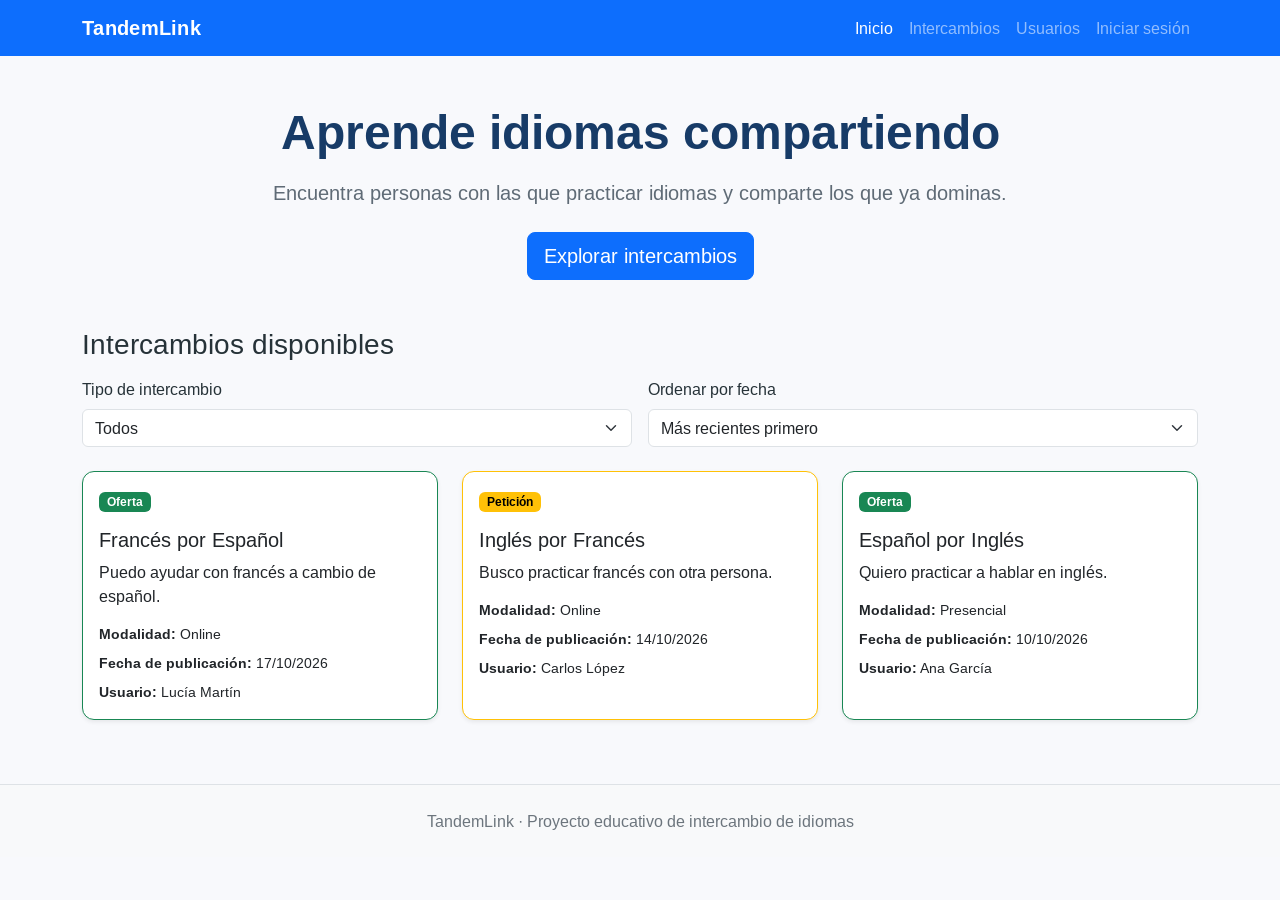
<file: index.html>
<!-- ==========================================================================
   DOCUMENTACIÓN IA GENERATIVA
   - IA utilizada: Gemini
   - Prompt 1: "Crea la estructura HTML principal utilizando Bootstrap 5 con una barra de navegación superior y enlaces responsive."
   - Prompt 2: "Diseña la sección de cabecera (header) con títulos llamativos y un botón centrado para explorar los intercambios."
   - Prompt 3: "Añade un contenedor con selectores desplegables (filtros por tipo y orden cronológico por fechas) para el dashboard."
   - Prompt 4: "Configura la inserción de los scripts de JavaScript en formato de módulo para el dashboard y la navegación."
   ========================================================================== -->


<!doctype html>
<html lang="es">
<head>
    <meta charset="UTF-8">
    <meta name="viewport" content="width=device-width, initial-scale=1.0">

    <title>TandemLink | Intercambio de idiomas</title>

    <!-- Bootstrap 5 -->
    <link
        href="https://cdn.jsdelivr.net/npm/bootstrap@5.3.3/dist/css/bootstrap.min.css"
        rel="stylesheet"
    >

    <!-- Nuestros estilos -->
    <link rel="stylesheet" href="css/estilos.css">
</head>

<body>

    <!-- Navegación principal -->
    <nav class="navbar navbar-expand-lg navbar-dark bg-primary">
        <div class="container">
            <a class="navbar-brand fw-bold" href="index.html">
                TandemLink
            </a>

            <button
                class="navbar-toggler"
                type="button"
                data-bs-toggle="collapse"
                data-bs-target="#menuPrincipal"
                aria-controls="menuPrincipal"
                aria-expanded="false"
                aria-label="Mostrar navegación"
            >
                <span class="navbar-toggler-icon"></span>
            </button>

            <div class="collapse navbar-collapse" id="menuPrincipal">
                <ul class="navbar-nav ms-auto">
                    <li class="nav-item">
                        <a class="nav-link active" href="index.html">Inicio</a>
                    </li>
                    <li class="nav-item">
                        <a class="nav-link" href="login.html">Iniciar sesión</a>
                    </li>
                    <li class="nav-item">
                        <a class="nav-link" href="nueva-oferta.html">Intercambios</a>
                    </li>
                    <li class="nav-item">
                        <a class="nav-link" href="usuarios.html">Usuarios</a>
                    </li>
                </ul>
            </div>
        </div>
    </nav>

    <!-- Presentación -->
    <header class="container py-5 text-center">
        <h1 class="display-5 fw-bold">Aprende idiomas compartiendo</h1>

        <p class="lead mt-3">
            Encuentra personas con las que practicar idiomas
            y comparte los que ya dominas.
        </p>

        <a href="nueva-oferta.html" class="btn btn-primary btn-lg mt-2">
            Explorar intercambios
        </a>
    </header>

    <!-- Dashboard -->
    <main class="container pb-5">

        <div class="mb-4">
            <h2 class="h3 mb-3">Intercambios disponibles</h2>

            <!-- Filtros del dashboard -->
            <div class="row g-3">

                <div class="col-12 col-md-6">
                    <label for="filtroTipo" class="form-label">
                        Tipo de intercambio
                    </label>

                    <select id="filtroTipo" class="form-select">
                        <option value="todos">Todos</option>
                        <option value="oferta">Ofertas</option>
                        <option value="petición">Peticiones</option>
                    </select>
                </div>

                <div class="col-12 col-md-6">
                    <label for="ordenFecha" class="form-label">
                        Ordenar por fecha
                    </label>

                    <select id="ordenFecha" class="form-select">
                        <option value="recientes" selected>
                            Más recientes primero
                        </option>
                        <option value="antiguos">
                            Más antiguos primero
                        </option>
                    </select>
                </div>

            </div>
        </div>

        <div class="row g-4" id="contenedorIntercambios">
            <!-- JavaScript insertará aquí las tarjetas -->
        </div>

    </main>

    <!-- Pie de página -->
    <footer class="bg-light border-top py-4">
        <div class="container text-center">
            <p class="mb-0 text-secondary">
                TandemLink · Proyecto educativo de intercambio de idiomas
            </p>
        </div>
    </footer>

    <!-- Bootstrap JavaScript: menú móvil -->
    <script
        src="https://cdn.jsdelivr.net/npm/bootstrap@5.3.3/dist/js/bootstrap.bundle.min.js"
    ></script>

    <!-- JavaScript del dashboard -->
    <script type="module" src="js/dashboard.js"></script>
    <script type="module" src="js/navegacion.js"></script>

</body>
</html>
</file>
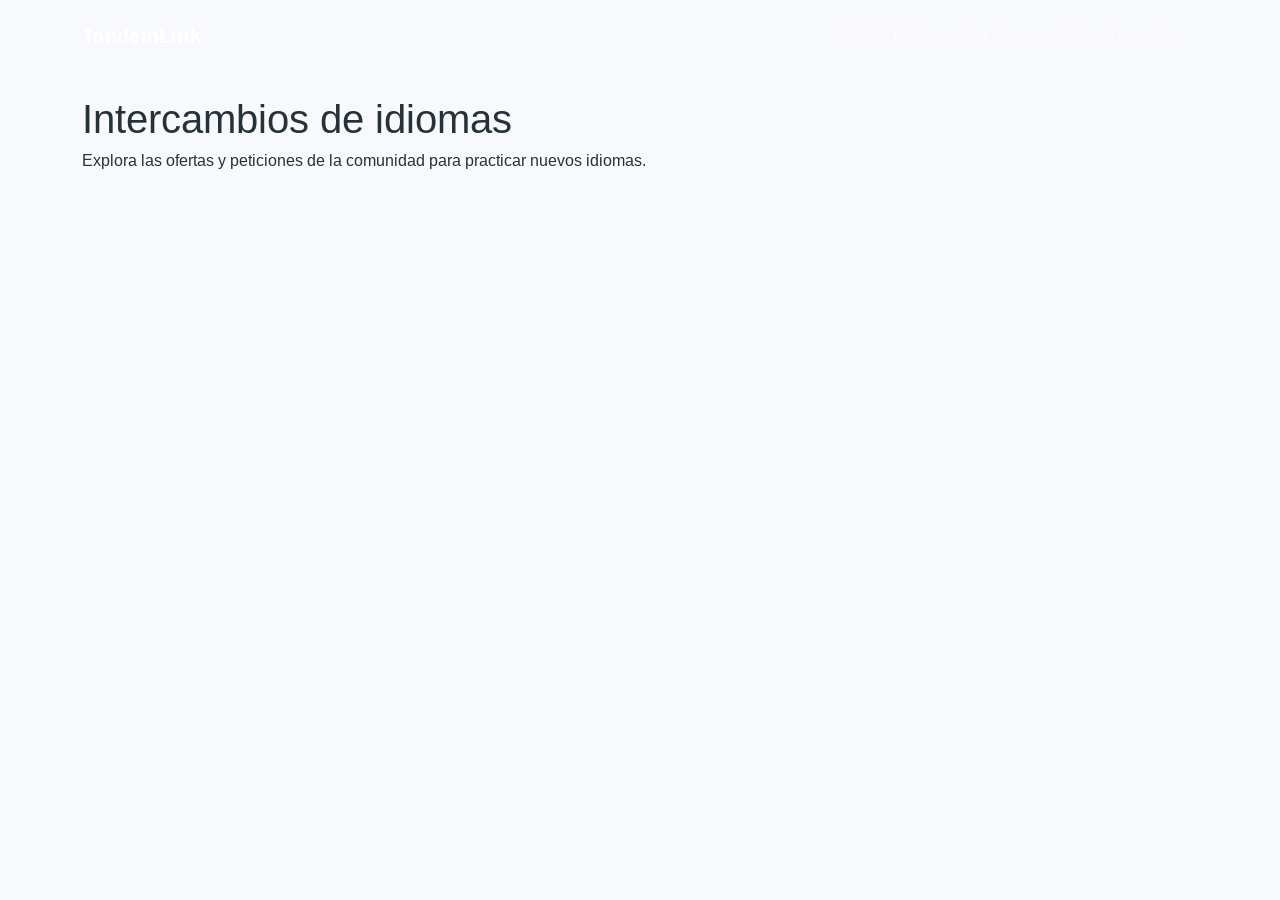
<file: intercambios.html>
<!DOCTYPE html>
<html lang="es">
<head>
    <!-- Configuración de la codificación de caracteres a UTF-8 para admitir tildes y eñes -->
    <meta charset="UTF-8">
    
    <!-- Adaptabilidad responsive para dispositivos móviles y tablets -->
    <meta name="viewport" content="width=device-width, initial-scale=1.0">
    
    <!-- Título principal de la página de bienvenida -->
    <title>Inicio - TandemLink</title>
    
    <!-- Importación del framework CSS Bootstrap 5 mediante CDN -->
    <link href="https://cdn.jsdelivr.net/npm/bootstrap@5.3.0/dist/css/bootstrap.min.css" rel="stylesheet">
    
    <!-- Hoja de estilos propia (tipografía Poppins, colores corporativos y animaciones) -->
    <link rel="stylesheet" href="css/estilos.css">
</head>
<body>

    <!-- ========================================== -->
    <!-- BARRA DE NAVEGACIÓN PRINCIPAL              -->
    <!-- ========================================== -->
    <!-- navbar-expand-lg: despliega el menú en pantallas grandes; bg-azul-tandem: color corporativo -->
    <nav class="navbar navbar-expand-lg navbar-dark bg-azul-tandem mb-4 py-3">
        <div class="container">
            <!-- Logotipo o marca de la plataforma, enlazado al propio inicio -->
            <a class="navbar-brand fw-bold" href="index.html">TandemLink</a>
            
            <!-- Botón de hamburguesa para pantallas pequeñas (móviles) -->
            <button class="navbar-toggler" type="button" data-bs-toggle="collapse" data-bs-target="#navbarNav">
                <span class="navbar-toggler-icon"></span>
            </button>
            
            <!-- Contenedor colapsable del menú de navegación -->
            <div class="collapse navbar-collapse justify-content-end" id="navbarNav">
                <ul class="navbar-nav align-items-center">
                   
                    <li class="nav-item"><a class="nav-link" href="index.html">Inicio</a></li>
                    <li class="nav-item"><a class="nav-link" href="login.html">Iniciar sesión</a></li>
                     <!-- Añadimos 'active fw-bold' en Inicio para indicar visualmente en qué página estamos -->
                    <li class="nav-item"><a class="nav-link" active fw-bold href="intercambios.html">Intercambios</a></li>
                    <li class="nav-item"><a class="nav-link" href="usuarios.html">Usuarios</a></li>
                    
                    <!-- ID CLAVE: Aquí el script 'navegacion.js' inyectará dinámicamente el nombre del usuario conectado -->
                    <li class="nav-item ms-lg-3" id="infoUsuarioNav"></li>
                </ul>
            </div>
        </div>
    </nav>
    
    <div class="container animacion-entrada">
        
        <!-- Títulos de la sección -->
        <h1 class="texto-titulo mb-1">Intercambios de idiomas</h1>
        <p class="texto-subtitulo mb-4">Explora las ofertas y peticiones de la comunidad para practicar nuevos idiomas.</p>

        <!-- CONTENEDOR DE TARJETAS DE INTERCAMBIO -->
        <!-- ID CLAVE: Aquí es donde el JavaScript inyectará dinámicamente las tarjetas con los intercambios -->
        <div class="row g-4" id="contenedorIntercambios">
            <!-- Las tarjetas de ofertas/peticiones se cargan mediante JavaScript desde datos.js -->
        </div>

        <!-- Aviso en caso de que no haya intercambios disponibles -->
        <p id="mensajeIntercambiosVacio" class="text-center p-4 mb-0 texto-subtitulo"></p>

    </div> <!-- Fin del contenedor principal -->


    <!-- ========================================== -->
    <!-- SCRIPTS DE JAVASCRIPT                      -->
    <!-- ========================================== -->
    
    <!-- 1. Bootstrap Bundle: componentes interactivos -->
    <script src="https://cdn.jsdelivr.net/npm/bootstrap@5.3.0/dist/js/bootstrap.bundle.min.js"></script>
    
    <!-- 2. Script específico de la lógica de intercambios con type="module" -->
    <script type="module" src="js/intercambios.js"></script>
</body>
</html>
</file>
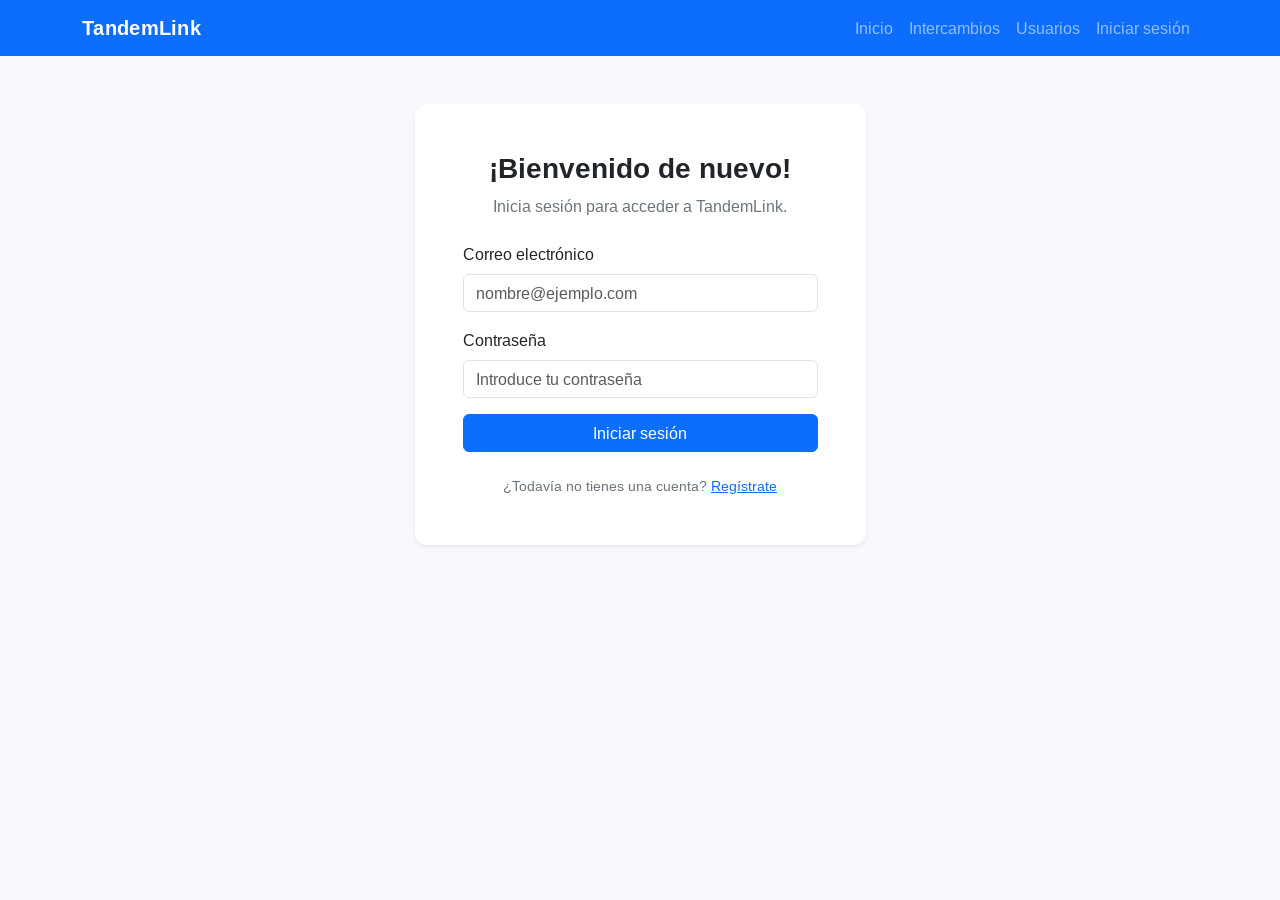
<file: login.html>
<!-- ==========================================================================
   DOCUMENTACIÓN IA GENERATIVA
   - IA utilizada: Gemini
   - Prompt 1: "Crea la estructura base HTML5 con Bootstrap 5 y la barra de navegación responsive para la página de login."
   - Prompt 2: "Diseña un contenedor centrado con una tarjeta (card) que incluya un título y un subtítulo de bienvenida."
   - Prompt 3: "Construye el formulario de acceso con campos de correo y contraseña que incluyan atributos de accesibilidad y validación."
   - Prompt 4: "Añade un contenedor de alertas y los scripts modulares de JavaScript para gestionar la autenticación y la navegación."
   ========================================================================== -->
<!doctype html>
<html lang="es">
<head>
    <meta charset="UTF-8">
    <meta name="viewport" content="width=device-width, initial-scale=1.0">

    <title>Iniciar sesión | TandemLink</title>

    <!-- Bootstrap 5 -->
    <link
        href="https://cdn.jsdelivr.net/npm/bootstrap@5.3.3/dist/css/bootstrap.min.css"
        rel="stylesheet"
    >

    <!-- Estilos propios -->
    <link rel="stylesheet" href="css/estilos.css">
</head>

<body>

    <!-- Navegación principal -->
    <nav class="navbar navbar-expand-lg navbar-dark bg-primary">
        <div class="container">
            <a class="navbar-brand fw-bold" href="index.html">
                TandemLink
            </a>

            <button
                class="navbar-toggler"
                type="button"
                data-bs-toggle="collapse"
                data-bs-target="#menuPrincipal"
                aria-controls="menuPrincipal"
                aria-expanded="false"
                aria-label="Mostrar navegación"
            >
                <span class="navbar-toggler-icon"></span>
            </button>

            <div class="collapse navbar-collapse" id="menuPrincipal">
                <ul class="navbar-nav ms-auto">
                    <li class="nav-item">
                        <a class="nav-link" href="index.html">Inicio</a>
                    </li>
                    <li class="nav-item">
                        <a class="nav-link active" href="login.html">Iniciar sesión</a>
                    </li>
                    <li class="nav-item">
                        <a class="nav-link" href="nueva-oferta.html">Intercambios</a>
                    </li>
                    <li class="nav-item">
                        <a class="nav-link" href="usuarios.html">Usuarios</a>
                    </li>
                </ul>
            </div>
        </div>
    </nav>

    <!-- Formulario de inicio de sesión -->
    <main class="container py-5">

        <div class="row justify-content-center">
            <div class="col-12 col-md-8 col-lg-5">

                <div class="card shadow-sm border-0">
                    <div class="card-body p-4 p-md-5">

                        <div class="text-center mb-4">
                            <h1 class="h3 fw-bold">¡Bienvenido de nuevo!</h1>

                            <p class="text-secondary">
                                Inicia sesión para acceder a TandemLink.
                            </p>
                        </div>

                        <form id="formularioLogin">

                            <div class="mb-3">
                                <label for="email" class="form-label">
                                    Correo electrónico
                                </label>

                                <input
                                    type="email"
                                    class="form-control"
                                    id="email"
                                    name="email"
                                    placeholder="nombre@ejemplo.com"
                                    autocomplete="username"
                                    required
                                >
                            </div>

                            <div class="mb-3">
                                <label for="password" class="form-label">
                                    Contraseña
                                </label>

                                <input
                                    type="password"
                                    class="form-control"
                                    id="password"
                                    name="password"
                                    placeholder="Introduce tu contraseña"
                                    autocomplete="current-password"
                                    required
                                >
                            </div>

                            <div id="mensajeLogin"
                                 class="mb-3"
                                 role="alert"
                                 aria-live="polite">
                            </div>

                            <button
                                type="submit"
                                class="btn btn-primary w-100"
                            >
                                Iniciar sesión
                            </button>

                        </form>

                        <div class="text-center mt-4">
                            <p class="small text-secondary mb-0">
                                ¿Todavía no tienes una cuenta?
                                <a href="usuarios.html">Regístrate</a>
                            </p>
                        </div>

                    </div>
                </div>

            </div>
        </div>

    </main>

    <!-- Bootstrap JavaScript -->
    <script
        src="https://cdn.jsdelivr.net/npm/bootstrap@5.3.3/dist/js/bootstrap.bundle.min.js"
    ></script>

    <!-- JavaScript del login -->
    <script type="module" src="js/login.js"></script>
    <script type="module" src="js/navegacion.js"></script>
    
</body>
</html>
</file>
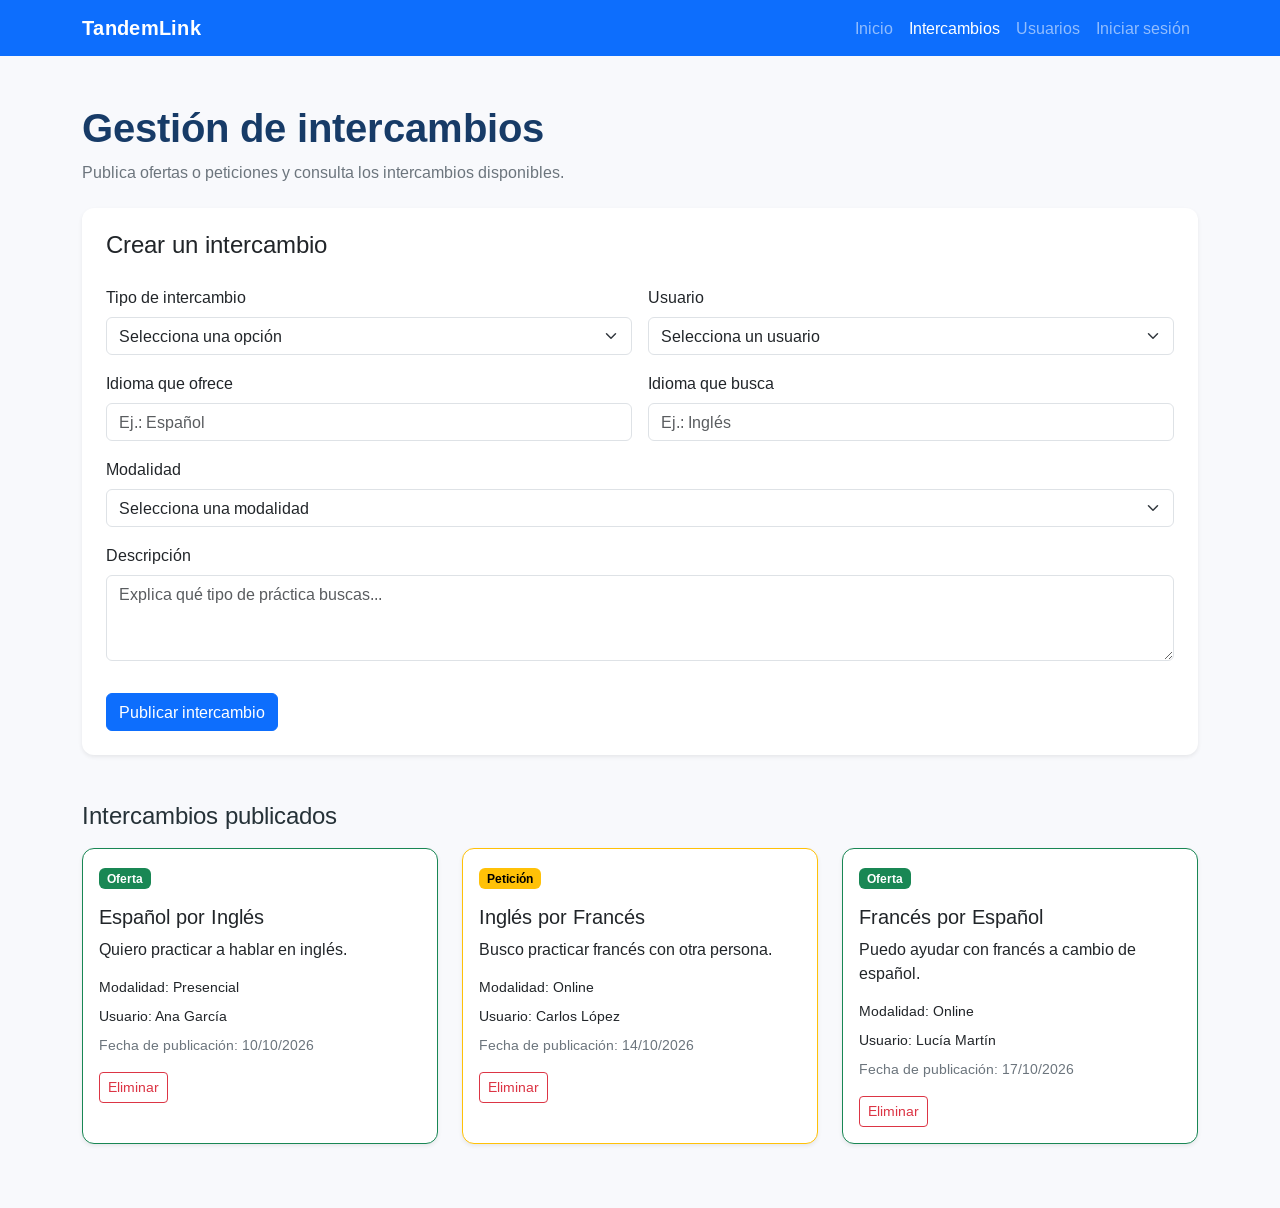
<file: nueva-oferta.html>
<!-- ==========================================================================
   DOCUMENTACIÓN IA GENERATIVA
   - IA utilizada: Gemini
   - Prompt 1: "Crea la estructura HTML5 con Bootstrap 5 y la barra de navegación para la vista de intercambios."
   - Prompt 2: "Diseña un formulario de alta con campos selectores para tipo, usuario, modalidad e inputs de idiomas."
   - Prompt 3: "Añade una sección contenedora de tarjetas con un párrafo dinámico para cuando el listado esté vacío."
   - Prompt 4: "Configura la importación de los scripts modulares de JavaScript para intercambios y navegación."
   ========================================================================== -->
<!doctype html>
<html lang="es">
<head>
    <meta charset="UTF-8">
    <meta name="viewport" content="width=device-width, initial-scale=1.0">

    <title>Gestión de intercambios | TandemLink</title>

    <!-- Bootstrap 5 -->
    <link
        href="https://cdn.jsdelivr.net/npm/bootstrap@5.3.3/dist/css/bootstrap.min.css"
        rel="stylesheet"
    >

    <!-- Estilos propios -->
    <link rel="stylesheet" href="css/estilos.css">
</head>

<body>

    <!-- Navegación principal -->
    <nav class="navbar navbar-expand-lg navbar-dark bg-primary">
        <div class="container">
            <a class="navbar-brand fw-bold" href="index.html">
                TandemLink
            </a>

            <button
                class="navbar-toggler"
                type="button"
                data-bs-toggle="collapse"
                data-bs-target="#menuPrincipal"
                aria-controls="menuPrincipal"
                aria-expanded="false"
                aria-label="Mostrar navegación"
            >
                <span class="navbar-toggler-icon"></span>
            </button>

            <div class="collapse navbar-collapse" id="menuPrincipal">
                <ul class="navbar-nav ms-auto">
                    <li class="nav-item">
                        <a class="nav-link" href="index.html">Inicio</a>
                    </li>
                    <li class="nav-item">
                        <a class="nav-link" href="login.html">Iniciar sesión</a>
                    </li>
                    <li class="nav-item">
                        <a class="nav-link active" href="nueva-oferta.html">
                            Intercambios
                        </a>
                    </li>
                    <li class="nav-item">
                        <a class="nav-link" href="usuarios.html">Usuarios</a>
                    </li>
                </ul>
            </div>
        </div>
    </nav>

    <main class="container py-5">

        <!-- Encabezado -->
        <header class="mb-4">
            <h1 class="fw-bold">Gestión de intercambios</h1>
            <p class="text-secondary">
                Publica ofertas o peticiones y consulta los intercambios disponibles.
            </p>
        </header>

        <!-- Formulario de alta -->
        <section class="card shadow-sm border-0 mb-5">
            <div class="card-body p-4">
                <h2 class="h4 mb-4">Crear un intercambio</h2>

                <form id="formularioIntercambio">

                    <div class="row g-3">

                        <div class="col-12 col-md-6">
                            <label for="tipoIntercambio" class="form-label">
                                Tipo de intercambio
                            </label>

                            <select
                                id="tipoIntercambio"
                                class="form-select"
                                required
                            >
                                <option value="">Selecciona una opción</option>
                                <option value="oferta">Oferta</option>
                                <option value="petición">Petición</option>
                            </select>
                        </div>

                        <div class="col-12 col-md-6">
                            <label for="usuarioIntercambio" class="form-label">
                                Usuario
                            </label>

                            <select
                                id="usuarioIntercambio"
                                class="form-select"
                                required
                            >
                                <option value="">Selecciona un usuario</option>
                            </select>
                        </div>

                        <div class="col-12 col-md-6">
                            <label for="idiomaOfrecido" class="form-label">
                                Idioma que ofrece
                            </label>

                            <input
                                type="text"
                                id="idiomaOfrecido"
                                class="form-control"
                                placeholder="Ej.: Español"
                                required
                            >
                        </div>

                        <div class="col-12 col-md-6">
                            <label for="idiomaBuscado" class="form-label">
                                Idioma que busca
                            </label>

                            <input
                                type="text"
                                id="idiomaBuscado"
                                class="form-control"
                                placeholder="Ej.: Inglés"
                                required
                            >
                        </div>

                        <div class="col-12">
                            <label for="modalidadIntercambio" class="form-label">
                                Modalidad
                            </label>

                            <select
                                id="modalidadIntercambio"
                                class="form-select"
                                required
                            >
                                <option value="">Selecciona una modalidad</option>
                                <option value="Online">Online</option>
                                <option value="Presencial">Presencial</option>
                            </select>
                        </div>

                        <div class="col-12">
                            <label for="descripcionIntercambio" class="form-label">
                                Descripción
                            </label>

                            <textarea
                                id="descripcionIntercambio"
                                class="form-control"
                                rows="3"
                                placeholder="Explica qué tipo de práctica buscas..."
                                required
                            ></textarea>
                        </div>

                    </div>

                    <div
                        id="mensajeIntercambio"
                        class="mt-3"
                        role="alert"
                        aria-live="polite"
                    ></div>

                    <button type="submit" class="btn btn-primary mt-3">
                        Publicar intercambio
                    </button>

                </form>
            </div>
        </section>

        <!-- Listado de intercambios -->
        <section>
            <h2 class="h4 mb-3">Intercambios publicados</h2>

            <div id="listaIntercambios" class="row g-4">
                <!-- JavaScript insertará aquí las tarjetas -->
            </div>

            <p id="mensajeListaVacia" class="text-secondary"></p>
        </section>

    </main>

    <!-- Bootstrap JavaScript -->
    <script
        src="https://cdn.jsdelivr.net/npm/bootstrap@5.3.3/dist/js/bootstrap.bundle.min.js"
    ></script>

    <!-- JavaScript de gestión de intercambios -->
    <script type="module" src="js/intercambios.js"></script>
    <script type="module" src="js/navegacion.js"></script>

</body>
</html>
</file>
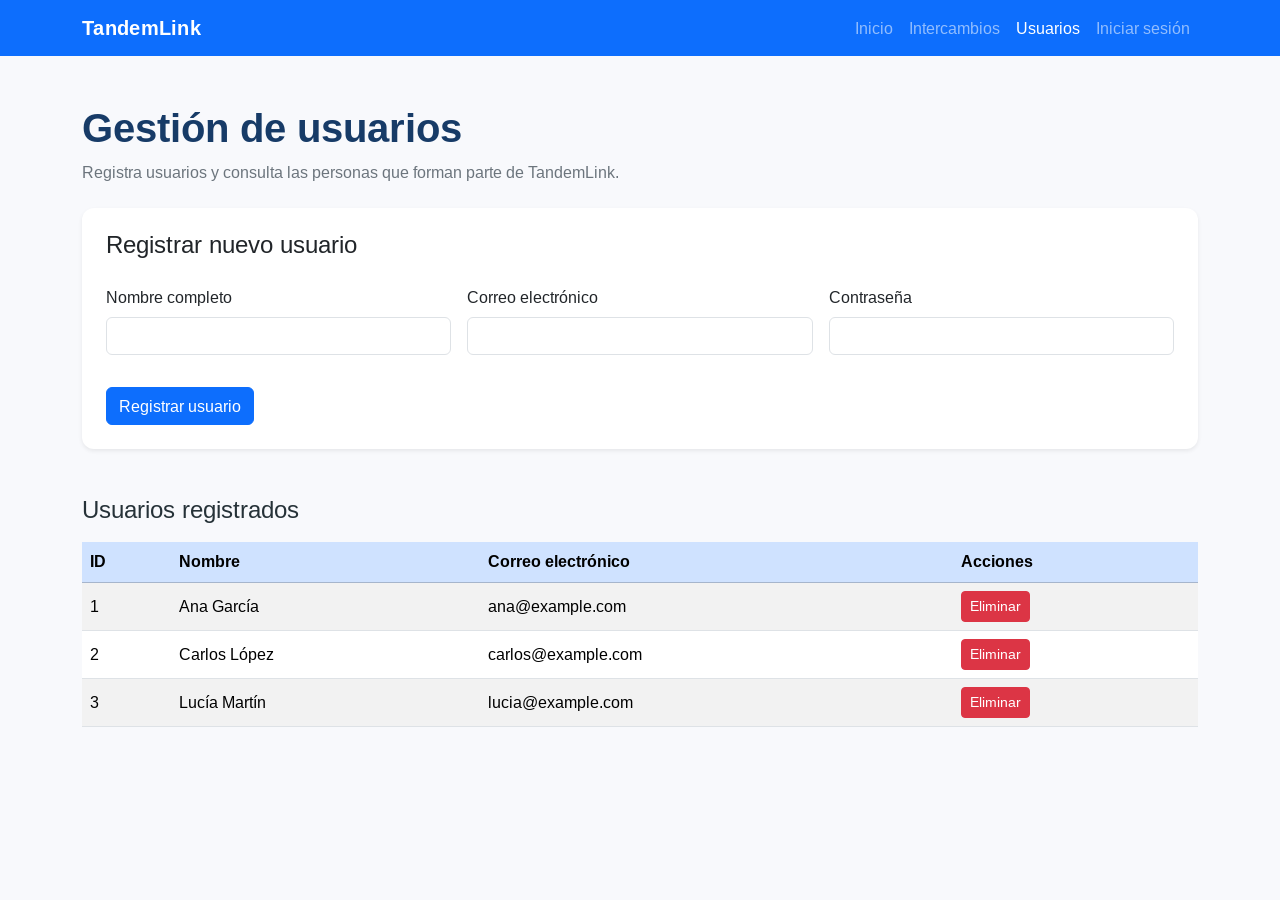
<file: usuarios.html>
<!-- ==========================================================================
   DOCUMENTACIÓN IA GENERATIVA
   - IA utilizada: Gemini
   - Prompt 1: "Crea la estructura HTML5 con Bootstrap 5 y la barra de navegación para la página de usuarios."
   - Prompt 2: "Diseña un formulario de registro con inputs de nombre, correo y contraseña con restricciones mínimas."
   - Prompt 3: "Añade una tabla estructurada para listar los usuarios y un párrafo dinámico para cuando esté vacía."
   - Prompt 4: "Configura la importación de los scripts modulares de JavaScript para usuarios y navegación."
   ========================================================================== -->


<!doctype html>
<html lang="es">
<head>
    <meta charset="UTF-8">
    <meta name="viewport" content="width=device-width, initial-scale=1.0">

    <title>Gestión de usuarios | TandemLink</title>

    <!-- Bootstrap 5 -->
    <link
        href="https://cdn.jsdelivr.net/npm/bootstrap@5.3.3/dist/css/bootstrap.min.css"
        rel="stylesheet"
    >

    <!-- Estilos propios -->
    <link rel="stylesheet" href="css/estilos.css">
</head>

<body>

    <!-- Navegación principal -->
    <nav class="navbar navbar-expand-lg navbar-dark bg-primary">
        <div class="container">
            <a class="navbar-brand fw-bold" href="index.html">
                TandemLink
            </a>

            <button
                class="navbar-toggler"
                type="button"
                data-bs-toggle="collapse"
                data-bs-target="#menuPrincipal"
                aria-controls="menuPrincipal"
                aria-expanded="false"
                aria-label="Mostrar navegación"
            >
                <span class="navbar-toggler-icon"></span>
            </button>

            <div class="collapse navbar-collapse" id="menuPrincipal">
                <ul class="navbar-nav ms-auto">
                    <li class="nav-item">
                        <a class="nav-link" href="index.html">Inicio</a>
                    </li>
                    <li class="nav-item">
                        <a class="nav-link" href="login.html">Iniciar sesión</a>
                    </li>
                    <li class="nav-item">
                        <a class="nav-link" href="nueva-oferta.html">Intercambios</a>
                    </li>
                    <li class="nav-item">
                        <a class="nav-link active" href="usuarios.html">Usuarios</a>
                    </li>
                </ul>
            </div>
        </div>
    </nav>

    <main class="container py-5">

        <!-- Encabezado -->
        <header class="mb-4">
            <h1 class="fw-bold">Gestión de usuarios</h1>
            <p class="text-secondary">
                Registra usuarios y consulta las personas que forman parte de TandemLink.
            </p>
        </header>

        <!-- Formulario de alta -->
        <section class="card shadow-sm border-0 mb-5">
            <div class="card-body p-4">
                <h2 class="h4 mb-4">Registrar nuevo usuario</h2>

                <form id="formularioUsuario">

                    <div class="row g-3">
                        <div class="col-12 col-md-4">
                            <label for="nombre" class="form-label">
                                Nombre completo
                            </label>
                            <input
                                type="text"
                                class="form-control"
                                id="nombre"
                                name="nombre"
                                maxlength="80"
                                required
                            >
                        </div>

                        <div class="col-12 col-md-4">
                            <label for="emailUsuario" class="form-label">
                                Correo electrónico
                            </label>
                            <input
                                type="email"
                                class="form-control"
                                id="emailUsuario"
                                name="email"
                                required
                            >
                        </div>

                        <div class="col-12 col-md-4">
                            <label for="passwordUsuario" class="form-label">
                                Contraseña
                            </label>
                            <input
                                type="password"
                                class="form-control"
                                id="passwordUsuario"
                                name="password"
                                minlength="4"
                                required
                            >
                        </div>
                    </div>

                    <div id="mensajeUsuario"
                         class="mt-3"
                         role="alert"
                         aria-live="polite">
                    </div>

                    <button type="submit" class="btn btn-primary mt-3">
                        Registrar usuario
                    </button>

                </form>
            </div>
        </section>

        <!-- Listado de usuarios -->
        <section>
            <h2 class="h4 mb-3">Usuarios registrados</h2>

            <div class="table-responsive">
                <table class="table table-striped table-hover align-middle">
                    <thead class="table-primary">
                        <tr>
                            <th scope="col">ID</th>
                            <th scope="col">Nombre</th>
                            <th scope="col">Correo electrónico</th>
                            <th scope="col">Acciones</th>
                        </tr>
                    </thead>

                    <tbody id="listaUsuarios">
                        <!-- JavaScript insertará aquí los usuarios -->
                    </tbody>
                </table>
            </div>

            <p id="mensajeListaVacia" class="text-secondary"></p>
        </section>

    </main>

    <!-- Bootstrap JavaScript -->
    <script
        src="https://cdn.jsdelivr.net/npm/bootstrap@5.3.3/dist/js/bootstrap.bundle.min.js"
    ></script>

    <!-- JavaScript de gestión de usuarios -->
    <script type="module" src="js/usuarios.js"></script>
    <script type="module" src="js/navegacion.js"></script>

</body>
</html>
</file>
<file: css/estilos.css>
/* Importación de Google Fonts (Arimo) */
@import url('https://fonts.googleapis.com/css2?family=Arimo:ital,wght@0,400..700;1,400..700&display=swap');

/* Estilos generales de TandemLink */

body {
    background-color: #f8f9fc;
    color: #263238;
/* Usamos la web font importada como principal */
    font-family: 'Arimo', Arial, Helvetica, sans-serif;
}

header {
    max-width: 900px;
}

header h1 {
    color: #173b67;
}

header p {
    color: #5f6b76;
}

.card {
    border-radius: 12px;
    transition: transform 0.2s ease, box-shadow 0.2s ease;
}

.card:hover {
    transform: translateY(-4px);
    box-shadow: 0 0.5rem 1rem rgb(0 0 0 / 10%) !important;
}

.navbar-brand {
    letter-spacing: 0.3px;
}

footer {
    margin-top: 1rem;
}
</file>
